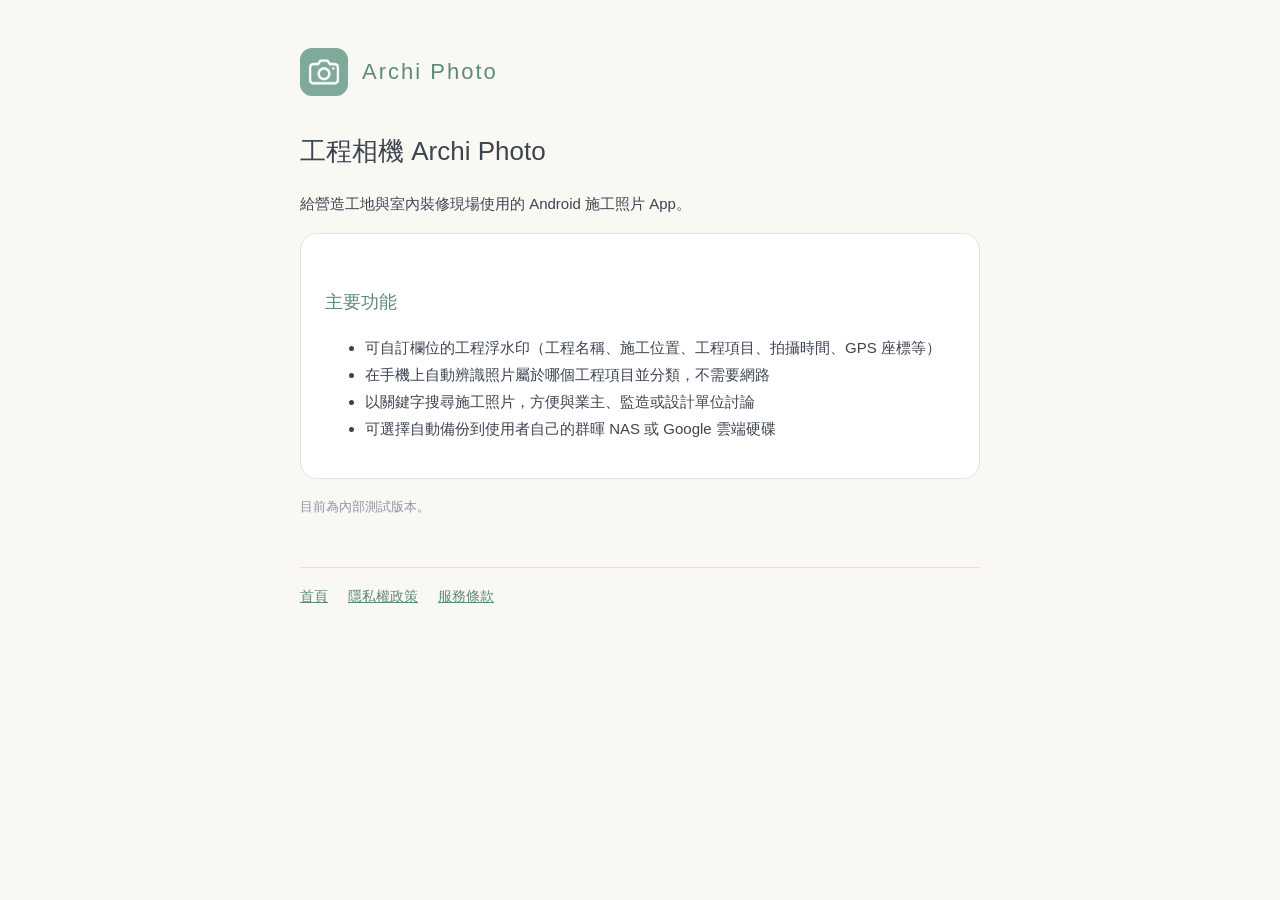
<file: index.html>
<!doctype html>
<html lang="zh-Hant">
<head>
<meta charset="utf-8"><meta name="viewport" content="width=device-width, initial-scale=1">
<title>Archi Photo — 工程相機</title>
<link rel="icon" href="logo-120.png"><link rel="stylesheet" href="style.css">
</head>
<body><main>
<header><img src="logo-120.png" alt=""><a href="index.html">Archi Photo</a></header>
<h1>工程相機 Archi Photo</h1>
<p>給營造工地與室內裝修現場使用的 Android 施工照片 App。</p>
<div class="card">
<h2>主要功能</h2>
<ul>
<li>可自訂欄位的工程浮水印（工程名稱、施工位置、工程項目、拍攝時間、GPS 座標等）</li>
<li>在手機上自動辨識照片屬於哪個工程項目並分類，不需要網路</li>
<li>以關鍵字搜尋施工照片，方便與業主、監造或設計單位討論</li>
<li>可選擇自動備份到使用者自己的群暉 NAS 或 Google 雲端硬碟</li>
</ul>
</div>
<p class="muted">目前為內部測試版本。</p>
<nav><a href="index.html">首頁</a><a href="privacy.html">隱私權政策</a><a href="terms.html">服務條款</a></nav>
</main></body>
</html>
</file>
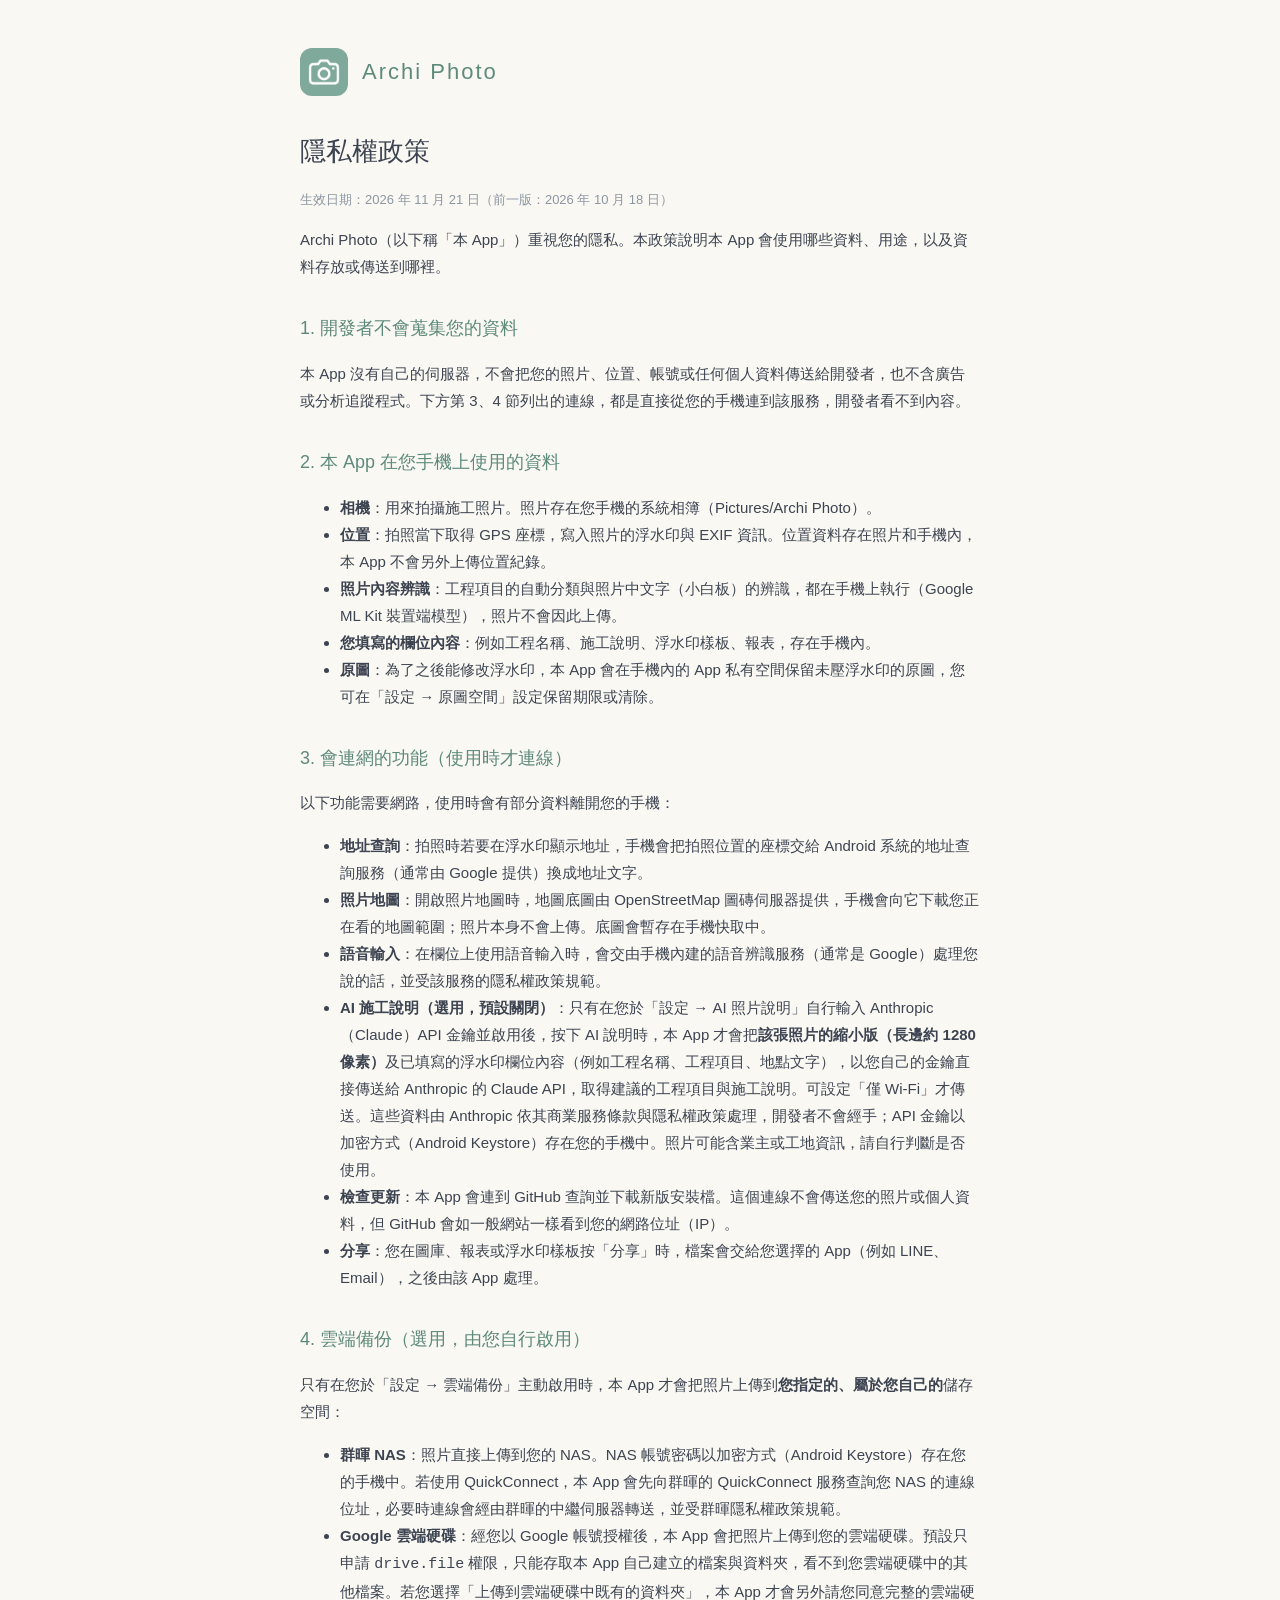
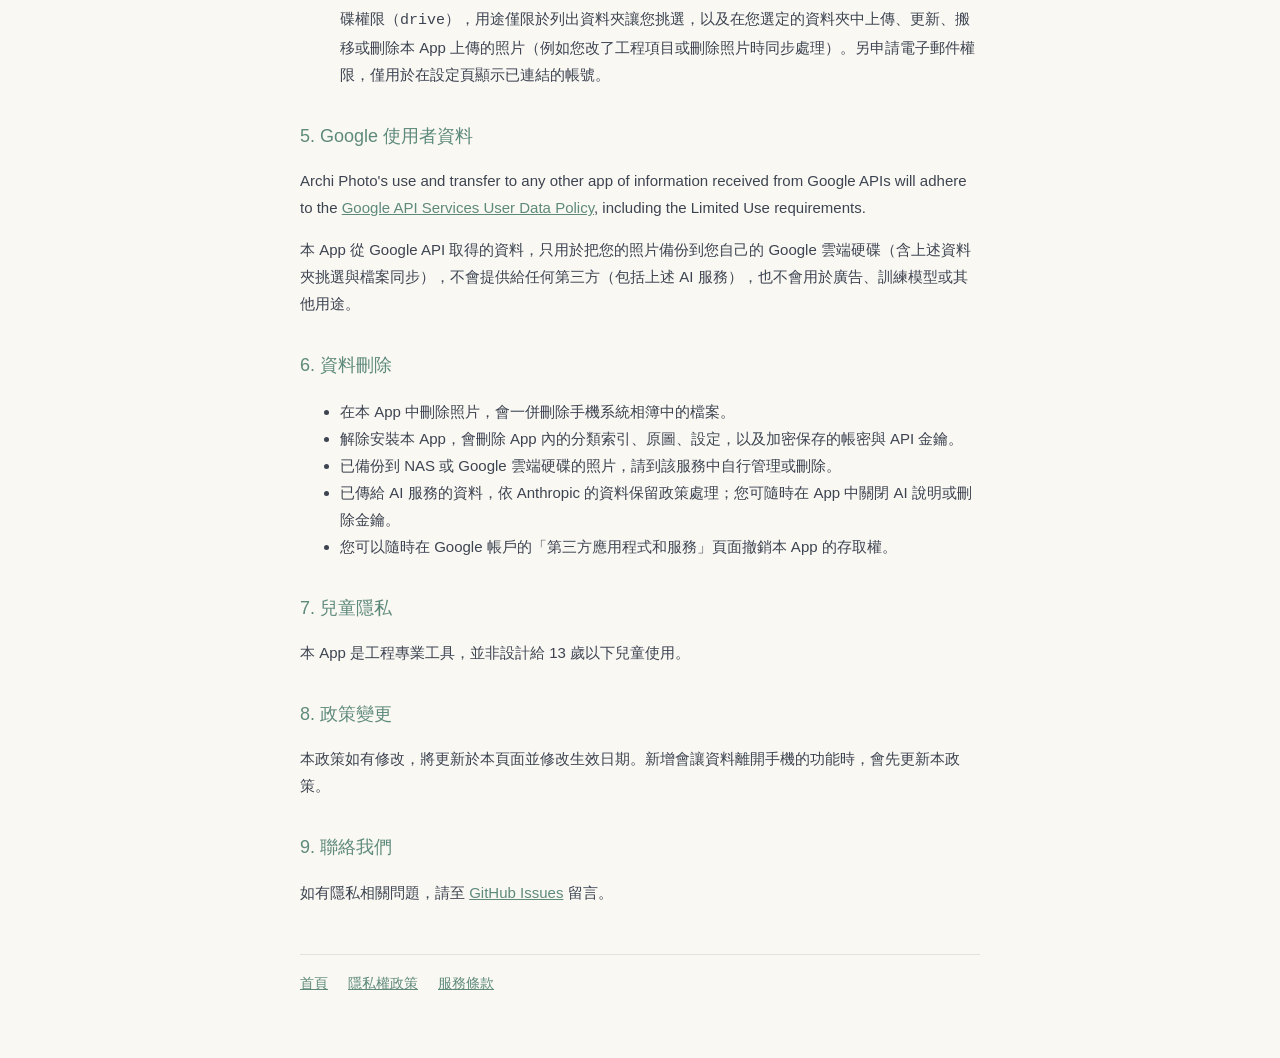
<file: privacy.html>
<!doctype html>
<html lang="zh-Hant">
<head>
<meta charset="utf-8"><meta name="viewport" content="width=device-width, initial-scale=1">
<title>隱私權政策 — Archi Photo</title>
<link rel="icon" href="logo-120.png"><link rel="stylesheet" href="style.css">
</head>
<body><main>
<header><img src="logo-120.png" alt=""><a href="index.html">Archi Photo</a></header>
<h1>隱私權政策</h1>
<p class="muted">生效日期：2026 年 11 月 21 日（前一版：2026 年 10 月 18 日）</p>

<p>Archi Photo（以下稱「本 App」）重視您的隱私。本政策說明本 App 會使用哪些資料、用途，以及資料存放或傳送到哪裡。</p>

<h2>1. 開發者不會蒐集您的資料</h2>
<p>本 App 沒有自己的伺服器，不會把您的照片、位置、帳號或任何個人資料傳送給開發者，也不含廣告或分析追蹤程式。下方第 3、4 節列出的連線，都是直接從您的手機連到該服務，開發者看不到內容。</p>

<h2>2. 本 App 在您手機上使用的資料</h2>
<ul>
<li><strong>相機</strong>：用來拍攝施工照片。照片存在您手機的系統相簿（Pictures/Archi Photo）。</li>
<li><strong>位置</strong>：拍照當下取得 GPS 座標，寫入照片的浮水印與 EXIF 資訊。位置資料存在照片和手機內，本 App 不會另外上傳位置紀錄。</li>
<li><strong>照片內容辨識</strong>：工程項目的自動分類與照片中文字（小白板）的辨識，都在手機上執行（Google ML Kit 裝置端模型），照片不會因此上傳。</li>
<li><strong>您填寫的欄位內容</strong>：例如工程名稱、施工說明、浮水印樣板、報表，存在手機內。</li>
<li><strong>原圖</strong>：為了之後能修改浮水印，本 App 會在手機內的 App 私有空間保留未壓浮水印的原圖，您可在「設定 → 原圖空間」設定保留期限或清除。</li>
</ul>

<h2>3. 會連網的功能（使用時才連線）</h2>
<p>以下功能需要網路，使用時會有部分資料離開您的手機：</p>
<ul>
<li><strong>地址查詢</strong>：拍照時若要在浮水印顯示地址，手機會把拍照位置的座標交給 Android 系統的地址查詢服務（通常由 Google 提供）換成地址文字。</li>
<li><strong>照片地圖</strong>：開啟照片地圖時，地圖底圖由 OpenStreetMap 圖磚伺服器提供，手機會向它下載您正在看的地圖範圍；照片本身不會上傳。底圖會暫存在手機快取中。</li>
<li><strong>語音輸入</strong>：在欄位上使用語音輸入時，會交由手機內建的語音辨識服務（通常是 Google）處理您說的話，並受該服務的隱私權政策規範。</li>
<li><strong>AI 施工說明（選用，預設關閉）</strong>：只有在您於「設定 → AI 照片說明」自行輸入 Anthropic（Claude）API 金鑰並啟用後，按下 AI 說明時，本 App 才會把<strong>該張照片的縮小版（長邊約 1280 像素）</strong>及已填寫的浮水印欄位內容（例如工程名稱、工程項目、地點文字），以您自己的金鑰直接傳送給 Anthropic 的 Claude API，取得建議的工程項目與施工說明。可設定「僅 Wi-Fi」才傳送。這些資料由 Anthropic 依其商業服務條款與隱私權政策處理，開發者不會經手；API 金鑰以加密方式（Android Keystore）存在您的手機中。照片可能含業主或工地資訊，請自行判斷是否使用。</li>
<li><strong>檢查更新</strong>：本 App 會連到 GitHub 查詢並下載新版安裝檔。這個連線不會傳送您的照片或個人資料，但 GitHub 會如一般網站一樣看到您的網路位址（IP）。</li>
<li><strong>分享</strong>：您在圖庫、報表或浮水印樣板按「分享」時，檔案會交給您選擇的 App（例如 LINE、Email），之後由該 App 處理。</li>
</ul>

<h2>4. 雲端備份（選用，由您自行啟用）</h2>
<p>只有在您於「設定 → 雲端備份」主動啟用時，本 App 才會把照片上傳到<strong>您指定的、屬於您自己的</strong>儲存空間：</p>
<ul>
<li><strong>群暉 NAS</strong>：照片直接上傳到您的 NAS。NAS 帳號密碼以加密方式（Android Keystore）存在您的手機中。若使用 QuickConnect，本 App 會先向群暉的 QuickConnect 服務查詢您 NAS 的連線位址，必要時連線會經由群暉的中繼伺服器轉送，並受群暉隱私權政策規範。</li>
<li><strong>Google 雲端硬碟</strong>：經您以 Google 帳號授權後，本 App 會把照片上傳到您的雲端硬碟。預設只申請 <code>drive.file</code> 權限，只能存取本 App 自己建立的檔案與資料夾，看不到您雲端硬碟中的其他檔案。若您選擇「上傳到雲端硬碟中既有的資料夾」，本 App 才會另外請您同意完整的雲端硬碟權限（<code>drive</code>），用途僅限於列出資料夾讓您挑選，以及在您選定的資料夾中上傳、更新、搬移或刪除本 App 上傳的照片（例如您改了工程項目或刪除照片時同步處理）。另申請電子郵件權限，僅用於在設定頁顯示已連結的帳號。</li>
</ul>

<h2>5. Google 使用者資料</h2>
<p>Archi Photo's use and transfer to any other app of information received from Google APIs will adhere to the
<a href="https://developers.google.com/terms/api-services-user-data-policy">Google API Services User Data Policy</a>, including the Limited Use requirements.</p>
<p>本 App 從 Google API 取得的資料，只用於把您的照片備份到您自己的 Google 雲端硬碟（含上述資料夾挑選與檔案同步），不會提供給任何第三方（包括上述 AI 服務），也不會用於廣告、訓練模型或其他用途。</p>

<h2>6. 資料刪除</h2>
<ul>
<li>在本 App 中刪除照片，會一併刪除手機系統相簿中的檔案。</li>
<li>解除安裝本 App，會刪除 App 內的分類索引、原圖、設定，以及加密保存的帳密與 API 金鑰。</li>
<li>已備份到 NAS 或 Google 雲端硬碟的照片，請到該服務中自行管理或刪除。</li>
<li>已傳給 AI 服務的資料，依 Anthropic 的資料保留政策處理；您可隨時在 App 中關閉 AI 說明或刪除金鑰。</li>
<li>您可以隨時在 Google 帳戶的「第三方應用程式和服務」頁面撤銷本 App 的存取權。</li>
</ul>

<h2>7. 兒童隱私</h2>
<p>本 App 是工程專業工具，並非設計給 13 歲以下兒童使用。</p>

<h2>8. 政策變更</h2>
<p>本政策如有修改，將更新於本頁面並修改生效日期。新增會讓資料離開手機的功能時，會先更新本政策。</p>

<h2>9. 聯絡我們</h2>
<p>如有隱私相關問題，請至 <a href="https://github.com/gang10520-lgtm/ArchiPhoto-Public/issues">GitHub Issues</a> 留言。</p>
<nav><a href="index.html">首頁</a><a href="privacy.html">隱私權政策</a><a href="terms.html">服務條款</a></nav>
</main></body>
</html>
</file>
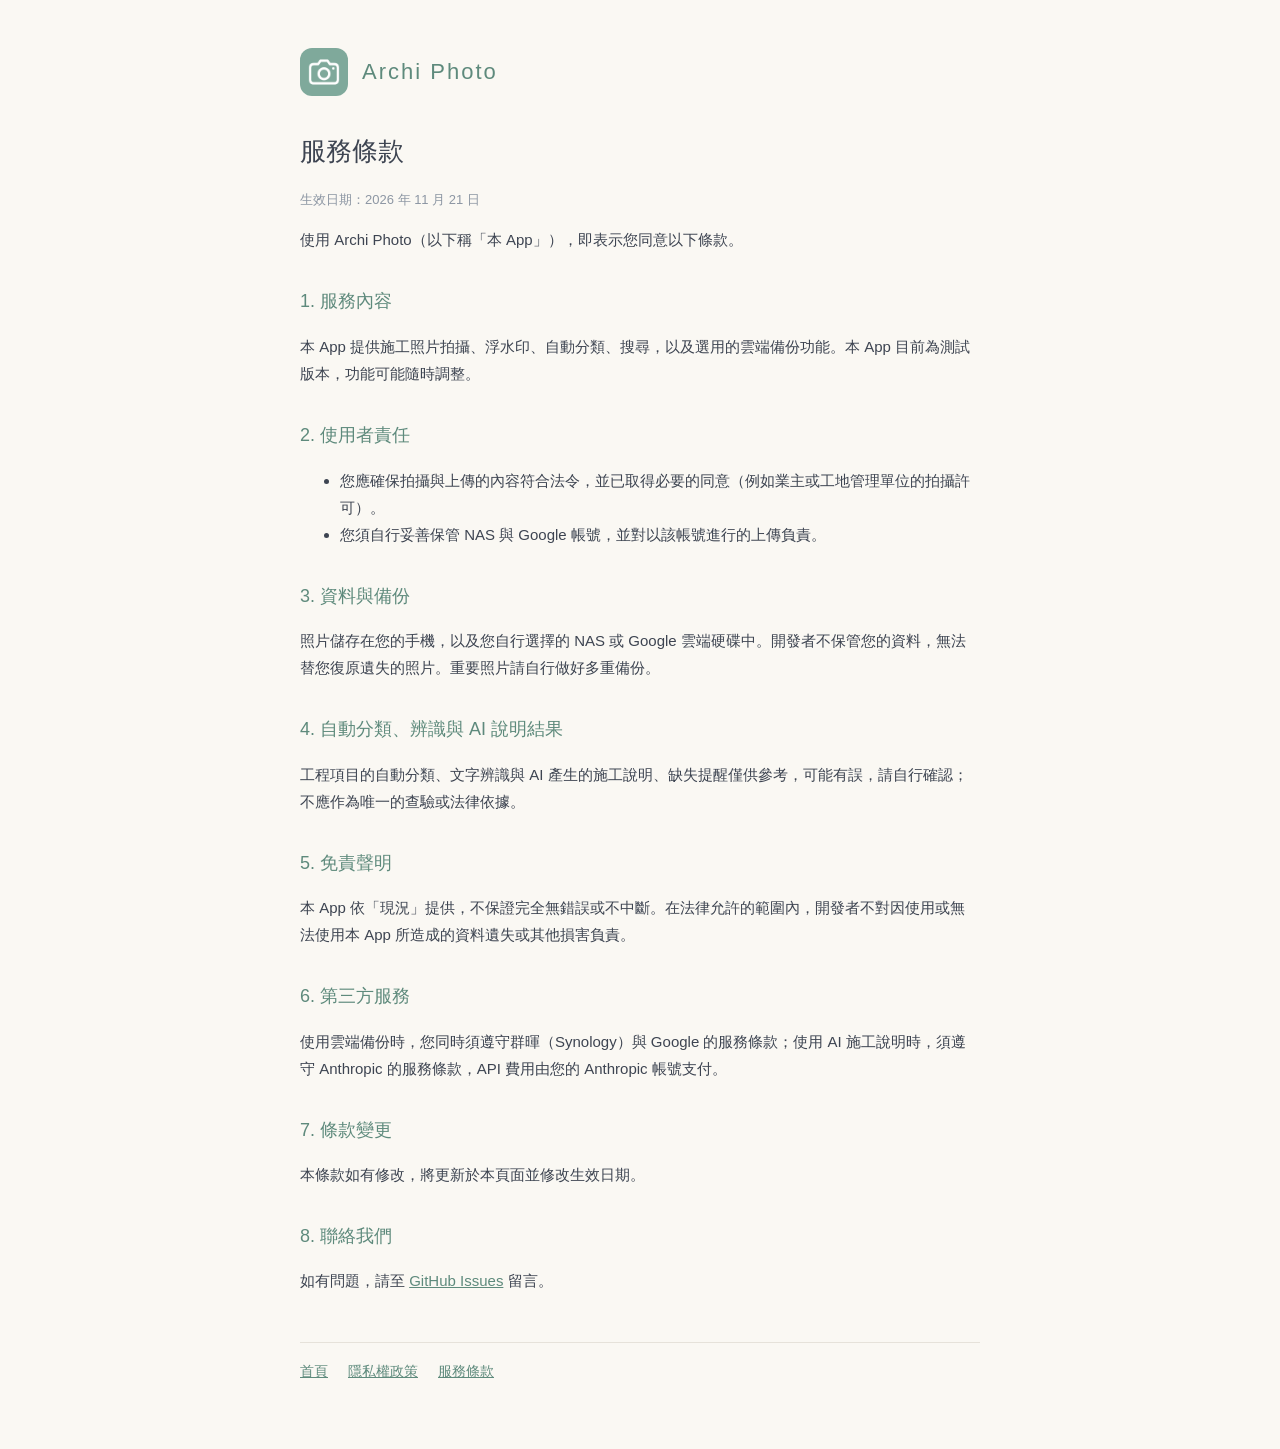
<file: terms.html>
<!doctype html>
<html lang="zh-Hant">
<head>
<meta charset="utf-8"><meta name="viewport" content="width=device-width, initial-scale=1">
<title>服務條款 — Archi Photo</title>
<link rel="icon" href="logo-120.png"><link rel="stylesheet" href="style.css">
</head>
<body><main>
<header><img src="logo-120.png" alt=""><a href="index.html">Archi Photo</a></header>
<h1>服務條款</h1>
<p class="muted">生效日期：2026 年 11 月 21 日</p>

<p>使用 Archi Photo（以下稱「本 App」），即表示您同意以下條款。</p>

<h2>1. 服務內容</h2>
<p>本 App 提供施工照片拍攝、浮水印、自動分類、搜尋，以及選用的雲端備份功能。本 App 目前為測試版本，功能可能隨時調整。</p>

<h2>2. 使用者責任</h2>
<ul>
<li>您應確保拍攝與上傳的內容符合法令，並已取得必要的同意（例如業主或工地管理單位的拍攝許可）。</li>
<li>您須自行妥善保管 NAS 與 Google 帳號，並對以該帳號進行的上傳負責。</li>
</ul>

<h2>3. 資料與備份</h2>
<p>照片儲存在您的手機，以及您自行選擇的 NAS 或 Google 雲端硬碟中。開發者不保管您的資料，無法替您復原遺失的照片。重要照片請自行做好多重備份。</p>

<h2>4. 自動分類、辨識與 AI 說明結果</h2>
<p>工程項目的自動分類、文字辨識與 AI 產生的施工說明、缺失提醒僅供參考，可能有誤，請自行確認；不應作為唯一的查驗或法律依據。</p>

<h2>5. 免責聲明</h2>
<p>本 App 依「現況」提供，不保證完全無錯誤或不中斷。在法律允許的範圍內，開發者不對因使用或無法使用本 App 所造成的資料遺失或其他損害負責。</p>

<h2>6. 第三方服務</h2>
<p>使用雲端備份時，您同時須遵守群暉（Synology）與 Google 的服務條款；使用 AI 施工說明時，須遵守 Anthropic 的服務條款，API 費用由您的 Anthropic 帳號支付。</p>

<h2>7. 條款變更</h2>
<p>本條款如有修改，將更新於本頁面並修改生效日期。</p>

<h2>8. 聯絡我們</h2>
<p>如有問題，請至 <a href="https://github.com/gang10520-lgtm/ArchiPhoto-Public/issues">GitHub Issues</a> 留言。</p>
<nav><a href="index.html">首頁</a><a href="privacy.html">隱私權政策</a><a href="terms.html">服務條款</a></nav>
</main></body>
</html>
</file>
<file: style.css>
:root { --washi:#FAF8F3; --sage:#7FA99B; --sage-deep:#5E8A7C; --ink:#3D4451; --ink-soft:#8C96A3; --line:#E6E2DA; }
* { box-sizing: border-box; }
body { margin: 0; background: var(--washi); color: var(--ink); font-family: "Noto Sans TC", "PingFang TC", "Microsoft JhengHei", sans-serif; line-height: 1.8; }
main { max-width: 720px; margin: 0 auto; padding: 48px 20px 64px; }
header { display: flex; align-items: center; gap: 14px; margin-bottom: 32px; }
header img { width: 48px; height: 48px; border-radius: 12px; }
header a { color: inherit; text-decoration: none; font-size: 22px; font-weight: 300; letter-spacing: 2px; color: var(--sage-deep); }
h1 { font-weight: 400; font-size: 26px; margin: 0 0 8px; }
h2 { font-weight: 500; font-size: 18px; color: var(--sage-deep); margin: 32px 0 8px; }
p, li { font-size: 15px; }
.muted { color: var(--ink-soft); font-size: 13px; }
.card { background: #fff; border-radius: 16px; padding: 20px 24px; margin: 16px 0; border: 1px solid var(--line); }
a { color: var(--sage-deep); }
nav { margin-top: 48px; padding-top: 16px; border-top: 1px solid var(--line); display: flex; gap: 20px; flex-wrap: wrap; font-size: 14px; }
</file>
